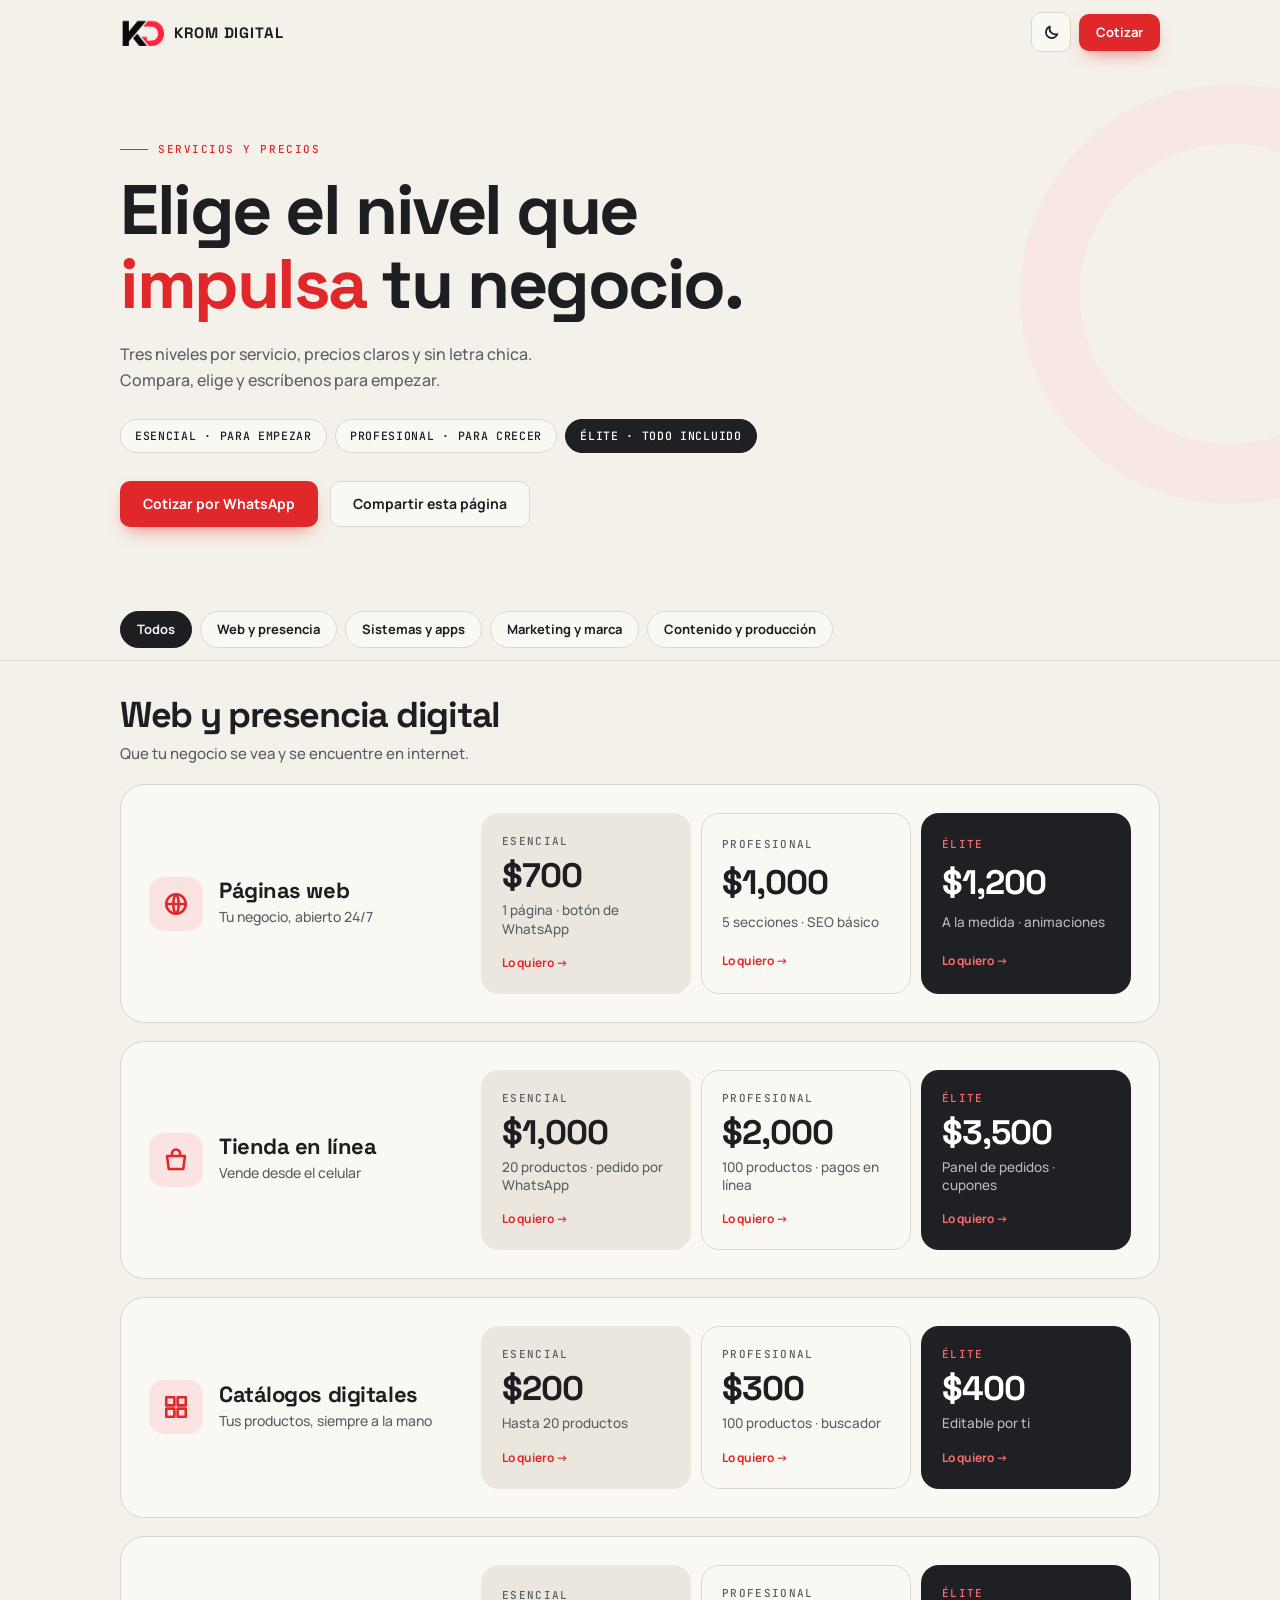
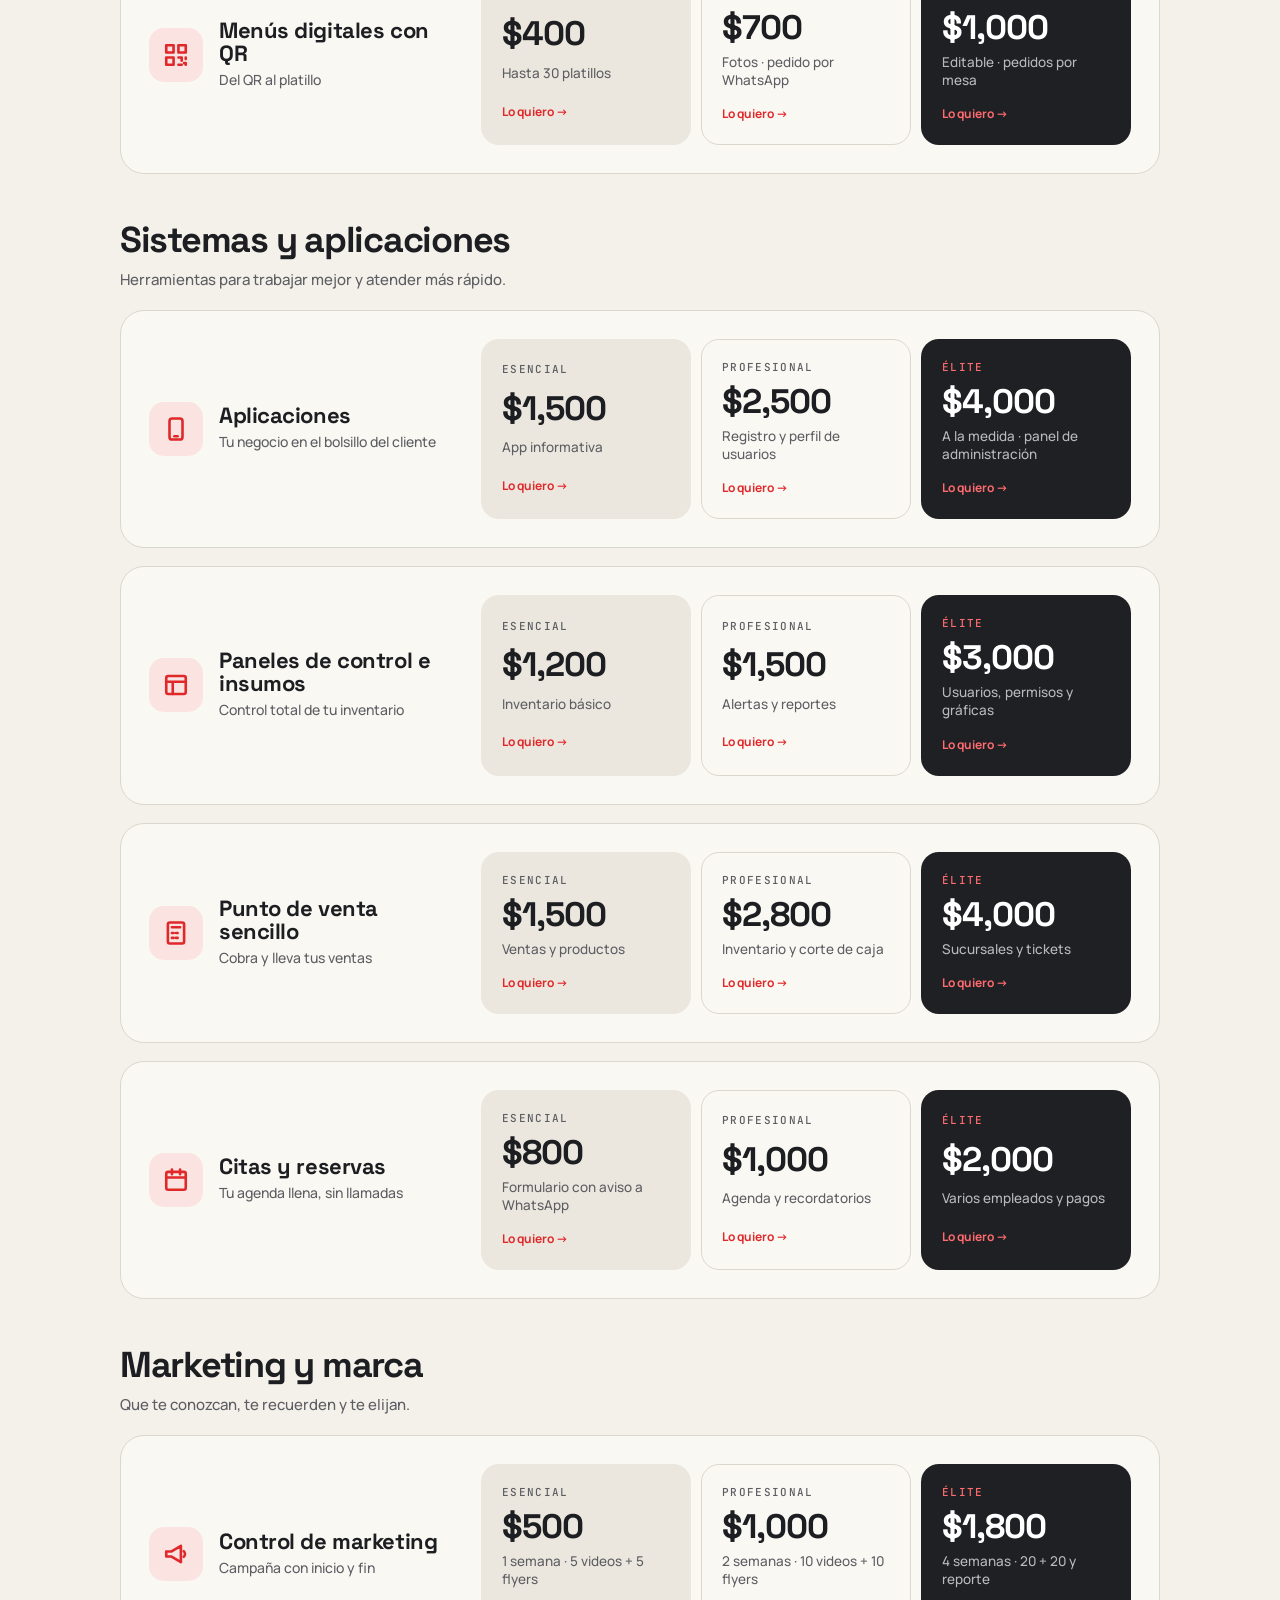
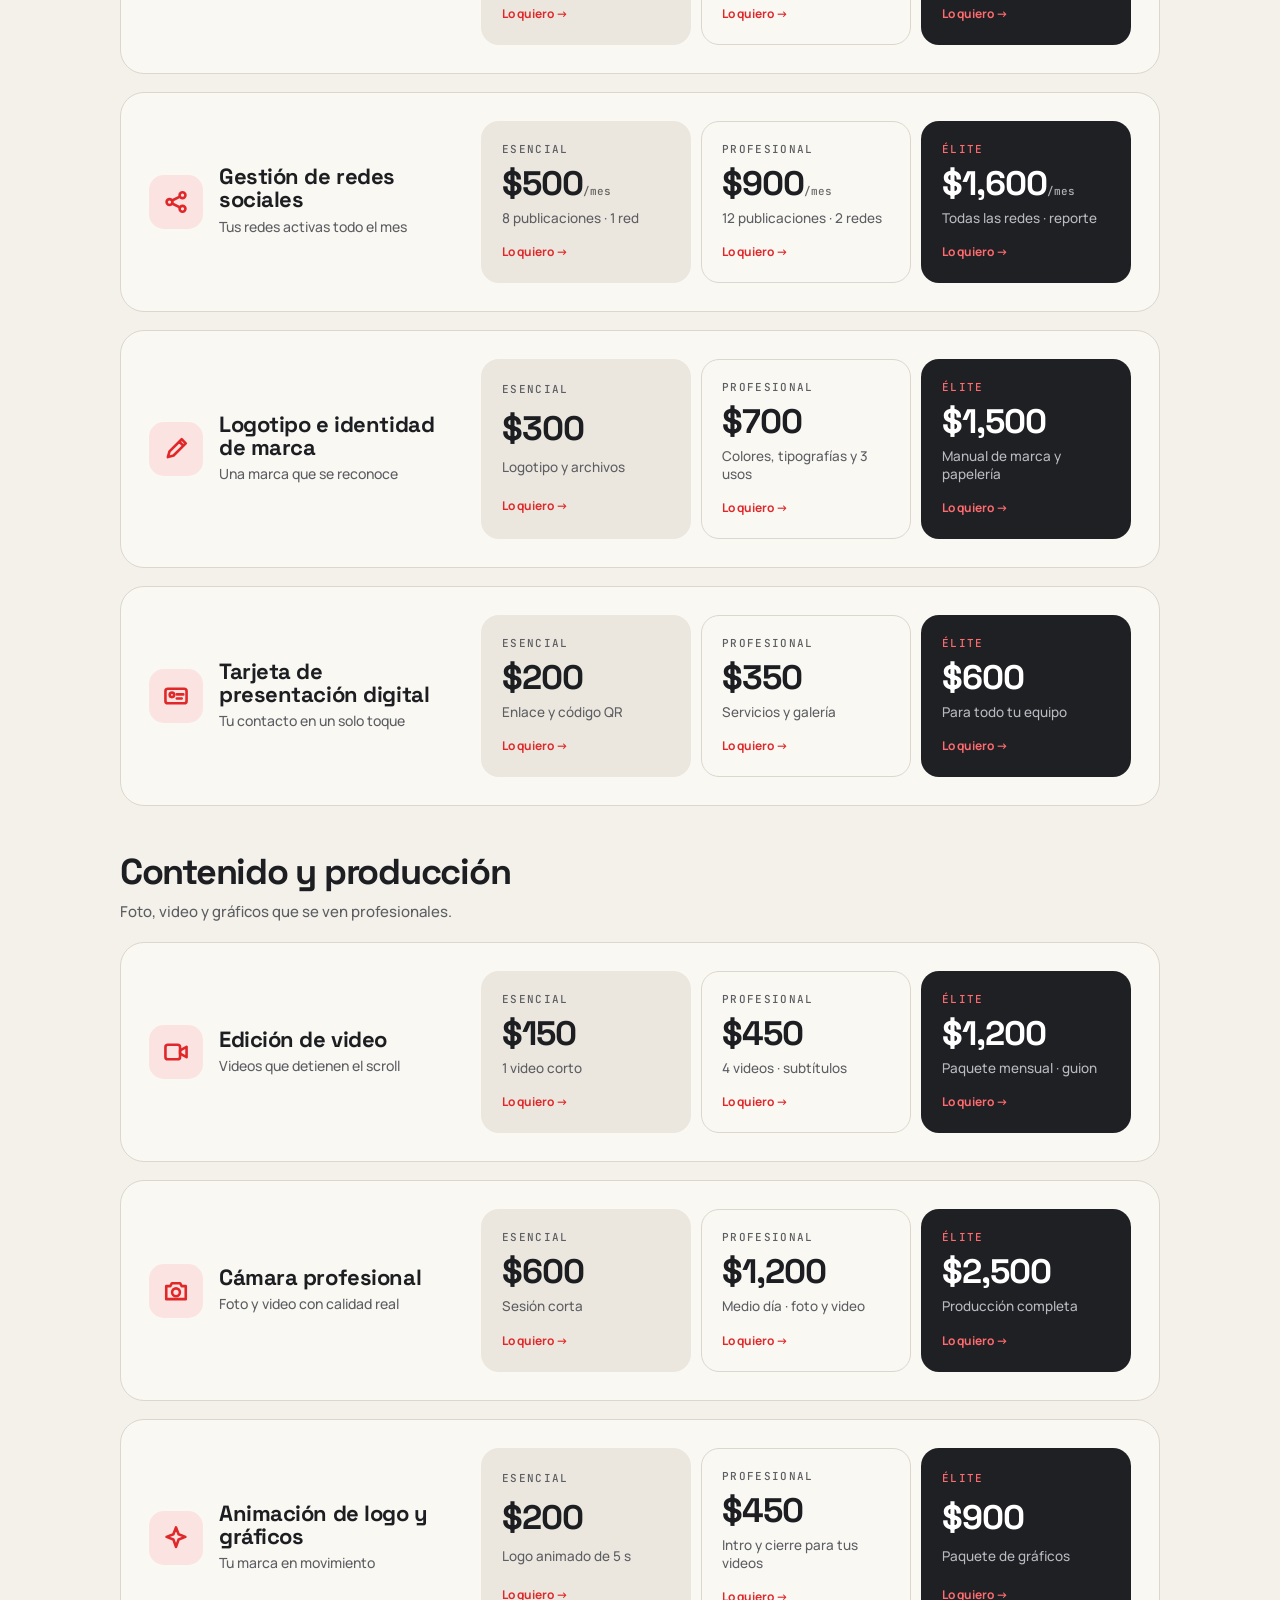
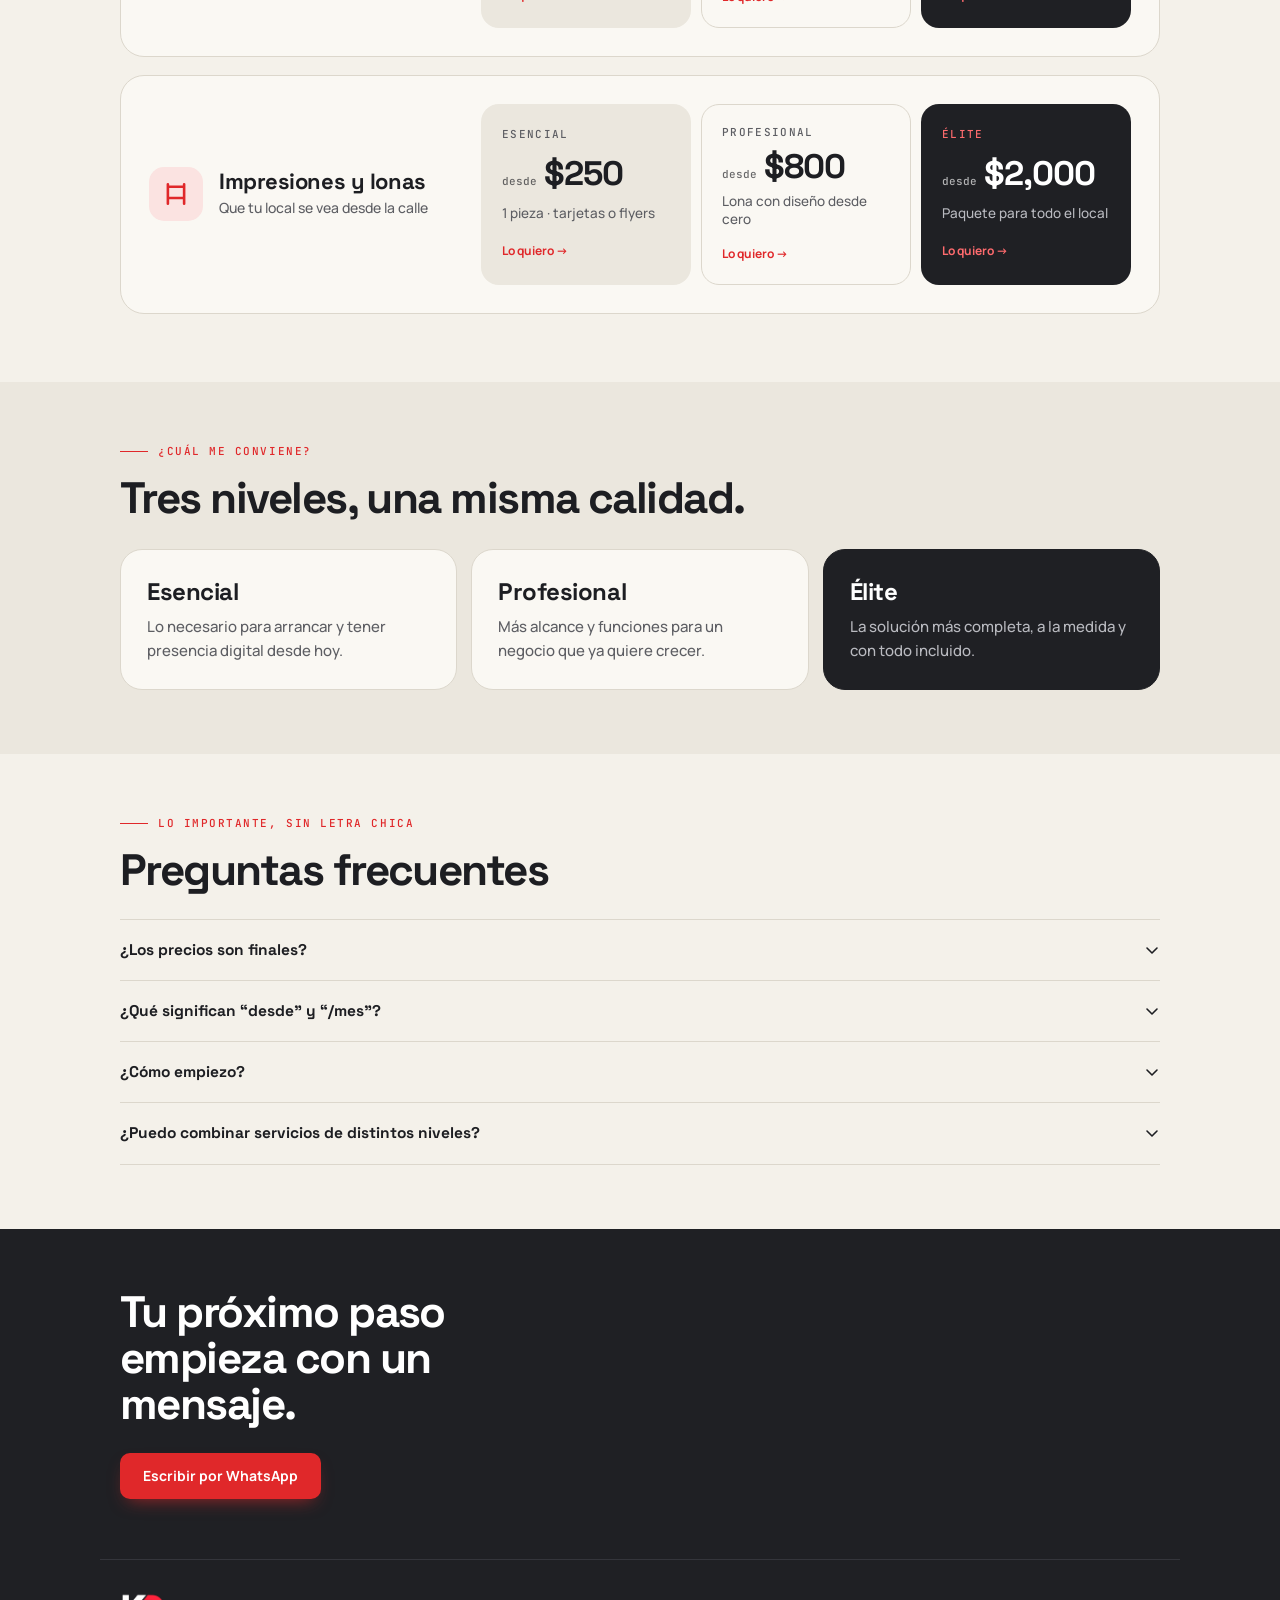
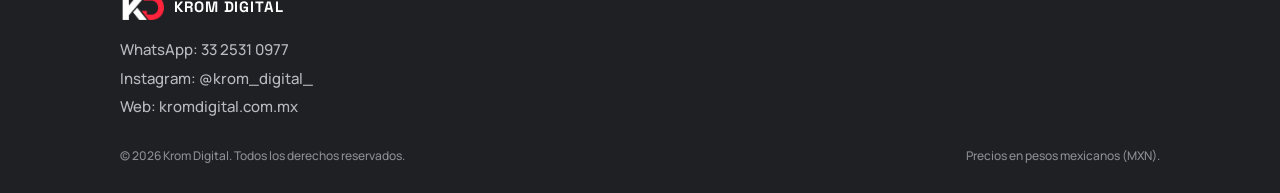
<file: precios/index.html>
<!DOCTYPE html>
<html lang="es" data-theme="light">
<head>
<meta charset="utf-8">
<meta name="viewport" content="width=device-width, initial-scale=1, viewport-fit=cover">
<title>Servicios y precios · Krom Digital</title>
<meta name="description" content="Servicios y precios de Krom Digital: páginas web, tiendas en línea, apps, marketing, video y más. Tres niveles por servicio: Esencial, Profesional y Élite.">
<meta name="theme-color" content="#f4f1ea">
<link rel="canonical" href="https://kromdigital.com.mx/precios/">

<!-- Vista previa al compartir (WhatsApp, Facebook, etc.). Cambia la dirección si publicas en otra ruta -->
<meta property="og:type" content="website">
<meta property="og:site_name" content="Krom Digital">
<meta property="og:locale" content="es_MX">
<meta property="og:title" content="Servicios y precios · Krom Digital">
<meta property="og:description" content="Compara los tres niveles de cada servicio: Esencial, Profesional y Élite. Precios claros en pesos mexicanos.">
<meta property="og:url" content="https://kromdigital.com.mx/precios/">
<meta property="og:image" content="https://kromdigital.com.mx/precios/og-precios.png">
<meta property="og:image:width" content="1200">
<meta property="og:image:height" content="630">
<meta name="twitter:card" content="summary_large_image">
<meta name="twitter:image" content="https://kromdigital.com.mx/precios/og-precios.png">

<link rel="icon" href="/favicon.ico" sizes="any">
<link rel="icon" href="/favicon.png" type="image/png">
<link rel="apple-touch-icon" href="/apple-touch-icon.png">
<link rel="preconnect" href="https://fonts.googleapis.com">
<link rel="preconnect" href="https://fonts.gstatic.com" crossorigin>
<link href="https://fonts.googleapis.com/css2?family=Space+Grotesk:wght@500;700&family=Manrope:wght@400;500;700&family=JetBrains+Mono:wght@500&display=swap" rel="stylesheet">
<link rel="stylesheet" href="styles.css">
<script>try{document.documentElement.dataset.theme=localStorage.getItem('krom-theme')||'light'}catch(e){}</script>
</head>
<body>

<header class="top">
  <div class="wrap">
    <a class="brand" href="#inicio" aria-label="Krom Digital">
      <img class="lg lg-l" src="logo-claro.png" alt="" width="44" height="28">
      <img class="lg lg-d" src="logo-oscuro.png" alt="" width="44" height="28">
      <span>KROM DIGITAL</span>
    </a>
    <div class="tools">
      <button class="icon-btn" id="theme" type="button" aria-label="Cambiar entre modo claro y oscuro">
        <svg class="moon" viewBox="0 0 16 16"><path d="M13.5 9.5A5.5 5.5 0 0 1 6.5 2.5a5.5 5.5 0 1 0 7 7z"/></svg>
        <svg class="sun" viewBox="0 0 16 16"><circle cx="8" cy="8" r="3"/><path d="M8 1.5v1.5M8 13v1.5M1.5 8H3M13 8h1.5M3.4 3.4l1 1M11.6 11.6l1 1M3.4 12.6l1-1M11.6 4.4l1-1"/></svg>
      </button>
      <a class="btn btn-red btn-sm" data-wa="Hola Krom Digital, quiero cotizar un servicio." href="#" target="_blank" rel="noopener">Cotizar</a>
    </div>
  </div>
</header>

<main id="inicio">
  <section class="hero">
    <div class="wrap">
      <p class="eyebrow">Servicios y precios</p>
      <h1>Elige el nivel que <em>impulsa</em> tu negocio.</h1>
      <p class="lead">Tres niveles por servicio, precios claros y sin letra chica. Compara, elige y escríbenos para empezar.</p>
      <div class="legend">
        <span class="lv a">Esencial · para empezar</span>
        <span class="lv b">Profesional · para crecer</span>
        <span class="lv c">Élite · todo incluido</span>
      </div>
      <div class="cta-row">
        <a class="btn btn-red" data-wa="Hola Krom Digital, quiero cotizar un servicio." href="#" target="_blank" rel="noopener">Cotizar por WhatsApp</a>
        <button class="btn btn-line" id="share" type="button">Compartir esta página</button>
      </div>
    </div>
  </section>

  <nav class="tabs-bar" aria-label="Categorías de servicios">
    <div class="wrap"><div class="tabs" id="tabs" role="tablist"></div></div>
  </nav>

  <section class="catalog"><div class="wrap" id="catalog"></div></section>

  <section class="levels">
    <div class="wrap">
      <p class="eyebrow">¿Cuál me conviene?</p>
      <h2>Tres niveles, una misma calidad.</h2>
      <div class="lv-grid">
        <article class="lv-card"><b>Esencial</b><p>Lo necesario para arrancar y tener presencia digital desde hoy.</p></article>
        <article class="lv-card"><b>Profesional</b><p>Más alcance y funciones para un negocio que ya quiere crecer.</p></article>
        <article class="lv-card dark"><b>Élite</b><p>La solución más completa, a la medida y con todo incluido.</p></article>
      </div>
    </div>
  </section>

  <section class="faq">
    <div class="wrap">
      <p class="eyebrow">Lo importante, sin letra chica</p>
      <h2>Preguntas frecuentes</h2>
      <div class="faq-list">
        <details><summary>¿Los precios son finales?<svg viewBox="0 0 16 16"><path d="M3 6l5 5 5-5"/></svg></summary><p>Son precios base en pesos mexicanos (MXN). Pueden variar según las necesidades de cada proyecto. Escríbenos y te damos una cotización exacta.</p></details>
        <details><summary>¿Qué significan “desde” y “/mes”?<svg viewBox="0 0 16 16"><path d="M3 6l5 5 5-5"/></svg></summary><p>“Desde” indica el precio mínimo, porque depende de medidas o materiales. “/mes” indica un servicio que se paga cada mes. Los demás son un pago único.</p></details>
        <details><summary>¿Cómo empiezo?<svg viewBox="0 0 16 16"><path d="M3 6l5 5 5-5"/></svg></summary><p>Elige un servicio y toca el nivel que te interesa: verás un resumen y, si lo confirmas, se abre WhatsApp con el mensaje ya listo para enviarnos.</p></details>
        <details><summary>¿Puedo combinar servicios de distintos niveles?<svg viewBox="0 0 16 16"><path d="M3 6l5 5 5-5"/></svg></summary><p>Sí. Puedes elegir el nivel que mejor te convenga en cada servicio.</p></details>
      </div>
    </div>
  </section>

  <section class="cta-final">
    <div class="wrap">
      <h2>Tu próximo paso empieza con un mensaje.</h2>
      <a class="btn btn-red" data-wa="Hola Krom Digital, quiero cotizar un servicio." href="#" target="_blank" rel="noopener">Escribir por WhatsApp</a>
    </div>
  </section>
</main>

<footer class="foot">
  <div class="wrap">
    <a class="brand" href="#inicio"><img class="lg" src="logo-oscuro.png" alt="" width="44" height="28"><span>KROM DIGITAL</span></a>
    <p class="contact" id="contact"></p>
    <div class="foot-bottom">
      <p>© 2026 Krom Digital. Todos los derechos reservados.</p>
      <p>Precios en pesos mexicanos (MXN).</p>
    </div>
  </div>
</footer>

<dialog class="modal" id="confirm" aria-labelledby="c-title">
  <div class="m-box">
    <p class="m-eyebrow" id="c-level"></p>
    <h3 id="c-title"></h3>
    <p class="m-price" id="c-price"></p>
    <p class="m-inc" id="c-inc"></p>
    <p class="m-note">Se abrirá WhatsApp con un mensaje listo para enviar a Krom Digital. No se envía nada hasta que tú lo confirmes.</p>
    <div class="m-actions">
      <a class="btn btn-red" id="c-go" href="#" target="_blank" rel="noopener">Continuar a WhatsApp</a>
      <button class="btn btn-line" id="c-cancel" type="button">Cancelar</button>
    </div>
  </div>
</dialog>

<div class="toast" id="toast" role="status" aria-live="polite"></div>
<script src="script.js"></script>
</body>
</html>
</file>
<file: precios/styles.css>
/* ============ KROM DIGITAL · Página de precios ============ */
:root{
  --bg:#f4f1ea;--bg2:#ebe7de;--card:#faf8f3;--ink:#1d1e22;--mut:#5d5e63;--line:#dcd7cc;
  --red:#e0282a;--soft:#fbe3e1;--dark:#1f2024;
  --sg:"Space Grotesk",system-ui,sans-serif;--mp:"Manrope",system-ui,sans-serif;--mn:"JetBrains Mono",ui-monospace,monospace;
}
[data-theme="dark"]{--bg:#141518;--bg2:#1a1b1f;--card:#202126;--ink:#f3f1ec;--mut:#a6a7ad;--line:#34353b;--soft:#3a2223;--dark:#2a2b30}
*,*::before,*::after{box-sizing:border-box}
html{scroll-behavior:smooth;scroll-padding-top:130px}
body{margin:0;background:var(--bg);color:var(--ink);font:500 15px/1.6 var(--mp);-webkit-font-smoothing:antialiased;padding-bottom:env(safe-area-inset-bottom,0)}
h1,h2,h3{font-family:var(--sg);margin:0;letter-spacing:-.035em;line-height:1.05}
p{margin:0}a{color:inherit;text-decoration:none}
em{font-style:normal;color:var(--red)}
svg{fill:none;stroke:currentColor;stroke-width:1.6;stroke-linecap:round;stroke-linejoin:round}
:focus-visible{outline:2px solid var(--red);outline-offset:3px;border-radius:8px}
.wrap{max-width:1080px;margin:0 auto;padding:0 20px}
.eyebrow{display:flex;align-items:center;gap:10px;font:500 11px/1 var(--mn);letter-spacing:.14em;text-transform:uppercase;color:var(--red);margin-bottom:18px}
.eyebrow::before{content:"";width:28px;height:1px;background:var(--red)}
h2{font-size:clamp(28px,6vw,44px)}

/* botones */
.btn{display:inline-flex;align-items:center;justify-content:center;gap:8px;font:700 14px/1 var(--mp);padding:15px 22px;border-radius:10px;border:1px solid transparent;cursor:pointer;transition:transform .15s,background .2s,box-shadow .2s}
.btn:active{transform:scale(.97)}
.btn-red{background:var(--red);color:#fff;box-shadow:0 8px 18px -8px rgba(224,40,42,.7)}.btn-red:hover{background:#c91f21}
.btn-line{background:var(--card);border-color:var(--line);color:var(--ink)}.btn-line:hover{border-color:var(--ink)}
.btn-sm{padding:11px 16px;font-size:13px}
.icon-btn{width:40px;height:40px;border-radius:10px;border:1px solid var(--line);background:var(--card);color:var(--ink);display:grid;place-items:center;cursor:pointer;padding:0}
.icon-btn svg{width:17px;height:17px}.sun{display:none}
[data-theme="dark"] .sun{display:block}[data-theme="dark"] .moon{display:none}

/* header */
.top{position:sticky;top:0;z-index:30;background:color-mix(in srgb,var(--bg) 88%,transparent);backdrop-filter:blur(10px);-webkit-backdrop-filter:blur(10px);padding-top:env(safe-area-inset-top,0)}
.top .wrap{display:flex;align-items:center;justify-content:space-between;height:64px}
.brand{display:flex;align-items:center;gap:10px;font:700 15px/1 var(--sg);letter-spacing:.06em}
.lg{width:44px;height:28px;object-fit:contain}.lg-d{display:none}
[data-theme="dark"] .lg-l{display:none}[data-theme="dark"] .lg-d{display:block}
.tools{display:flex;align-items:center;gap:8px}

/* hero */
.hero{position:relative;overflow:hidden;padding:48px 0 40px}
.hero::before{content:"";position:absolute;right:-160px;top:20px;width:420px;height:420px;border-radius:50%;border:60px solid var(--soft);opacity:.6;pointer-events:none}
.hero .wrap{position:relative}
.hero h1{font-size:clamp(40px,10vw,70px);font-weight:700;max-width:14ch}
.lead{margin-top:22px;color:var(--mut);font-size:16px;max-width:48ch}
.legend{display:flex;flex-wrap:wrap;gap:8px;margin-top:26px}
.lv{font:500 11.5px/1 var(--mn);letter-spacing:.06em;text-transform:uppercase;padding:10px 14px;border-radius:99px;border:1px solid var(--line);background:var(--card)}
.lv.c{background:var(--dark);color:#fff;border-color:var(--dark)}
.cta-row{display:flex;flex-wrap:wrap;gap:12px;margin-top:28px}

/* pestañas */
.tabs-bar{position:sticky;top:64px;z-index:25;background:color-mix(in srgb,var(--bg) 92%,transparent);backdrop-filter:blur(10px);-webkit-backdrop-filter:blur(10px);border-bottom:1px solid var(--line);margin-top:8px}
.tabs{display:flex;gap:8px;overflow-x:auto;padding:12px 0;scrollbar-width:none}.tabs::-webkit-scrollbar{display:none}
.tab{flex:none;font:700 13px/1 var(--mp);padding:11px 16px;border-radius:99px;border:1px solid var(--line);background:var(--card);color:var(--ink);cursor:pointer;transition:background .2s,color .2s}
.tab[aria-selected="true"]{background:var(--ink);color:var(--bg);border-color:var(--ink)}

/* catálogo */
.catalog{padding:36px 0 20px}
.cat{margin-bottom:48px}
.cat-head{margin-bottom:6px}
.cat-head h2{font-size:clamp(26px,5vw,36px)}
.cat-head p{color:var(--mut);margin-top:8px}
.svc{background:var(--card);border:1px solid var(--line);border-radius:24px;padding:22px;margin-top:18px;opacity:0;transform:translateY(18px);transition:opacity .6s,transform .6s}
.svc.in{opacity:1;transform:none}
.sh{display:flex;align-items:center;gap:16px}
.ico{width:54px;height:54px;flex:none;border-radius:15px;background:var(--soft);color:var(--red);display:grid;place-items:center}.ico svg{width:26px;height:26px}
.sh h3{font-size:22px;letter-spacing:-.02em}.sh p{color:var(--mut);font-size:14px;margin-top:4px}
.tiers{display:grid;gap:10px;margin-top:18px}
.tier{font:inherit;color:inherit;text-align:left;cursor:pointer;width:100%;appearance:none;-webkit-appearance:none;position:relative;display:grid;grid-template-columns:1fr auto;gap:2px 14px;align-items:center;padding:16px 18px;border-radius:18px;background:var(--bg2);border:1px solid transparent;transition:transform .25s,border-color .25s,box-shadow .25s}
.tier:hover{transform:translateY(-3px);border-color:var(--red);box-shadow:0 14px 30px -18px rgba(224,40,42,.6)}
.t-profesional{background:var(--card);border-color:var(--line)}
.t-elite{background:var(--dark);color:#fff}
.tl{font:500 11px/1 var(--mn);letter-spacing:.12em;text-transform:uppercase;color:var(--mut)}.t-elite .tl{color:#ff6b6e}
.tier strong{font:700 28px/1 var(--sg);letter-spacing:-.03em;grid-row:1/3;grid-column:2;text-align:right;white-space:nowrap}
.tier strong small{font:500 11px var(--mn);letter-spacing:0;opacity:.65}
.td{font-size:13.5px;color:var(--mut);line-height:1.35}.t-elite .td{color:#b9bac0}
.go{display:none;font:700 12px var(--mp);color:var(--red);margin-top:10px}.t-elite .go{color:#ff6b6e}

/* ventana de confirmación */
.modal{border:0;padding:0;margin:auto;width:min(92vw,440px);border-radius:26px;background:var(--card);color:var(--ink);box-shadow:0 30px 80px -20px rgba(0,0,0,.55)}
.modal::backdrop{background:rgba(12,12,15,.62);backdrop-filter:blur(4px);-webkit-backdrop-filter:blur(4px)}
.modal[open]{animation:pop .28s cubic-bezier(.22,1,.36,1)}
.modal[open]::backdrop{animation:fadein .25s}
@keyframes pop{from{opacity:0;transform:translateY(16px) scale(.97)}}
@keyframes fadein{from{opacity:0}}
body:has(dialog[open]){overflow:hidden}
.m-box{padding:28px 26px 24px}
.m-eyebrow{font:500 11px/1 var(--mn);letter-spacing:.14em;text-transform:uppercase;color:var(--red);margin-bottom:12px}
.m-box h3{font-size:26px;letter-spacing:-.03em}
.m-price{font:700 44px/1 var(--sg);letter-spacing:-.04em;margin:16px 0 8px}
.m-price small{font:500 13px var(--mn);letter-spacing:0;opacity:.6}
.m-inc{color:var(--mut)}
.m-note{margin-top:18px;padding-top:16px;border-top:1px solid var(--line);font-size:13px;color:var(--mut)}
.m-actions{display:grid;gap:10px;margin-top:20px}

/* niveles, faq, cta, footer */
.levels,.faq{padding:64px 0}.levels{background:var(--bg2)}
.lv-grid{display:grid;gap:14px;margin-top:28px}
.lv-card{background:var(--card);border:1px solid var(--line);border-radius:22px;padding:26px}
.lv-card b{display:block;font:700 24px var(--sg);letter-spacing:-.02em;margin-bottom:8px}.lv-card p{color:var(--mut)}
.lv-card.dark{background:var(--dark);color:#fff;border-color:var(--dark)}.lv-card.dark p{color:#b9bac0}
.faq-list{margin-top:26px;border-top:1px solid var(--line)}
.faq-list details{border-bottom:1px solid var(--line)}
.faq-list summary{list-style:none;cursor:pointer;display:flex;justify-content:space-between;align-items:center;gap:16px;padding:20px 0;font:700 15.5px/1.3 var(--sg)}
.faq-list summary::-webkit-details-marker{display:none}
.faq-list summary svg{width:16px;height:16px;flex:none;transition:transform .25s}
.faq-list details[open] summary svg{transform:rotate(180deg)}
.faq-list p{padding:0 0 20px;color:var(--mut);max-width:62ch}
.cta-final{background:var(--dark);color:#fff;padding:60px 0}
.cta-final h2{max-width:16ch;margin-bottom:26px}
.foot{background:var(--dark);color:#fff;padding:0 0 28px}
.foot .wrap{border-top:1px solid #34353b;padding-top:32px}
.foot .lg-d{display:block}.contact{margin-top:16px;color:#b9bac0;line-height:1.9}.contact a:hover{color:#ff8a8c}
.foot-bottom{display:flex;flex-wrap:wrap;justify-content:space-between;gap:6px 20px;margin-top:24px;color:#8d8e95;font-size:12px}
.toast{position:fixed;left:50%;bottom:calc(24px + env(safe-area-inset-bottom,0px));transform:translate(-50%,20px);background:var(--ink);color:var(--bg);font:700 13px var(--mp);padding:12px 18px;border-radius:99px;opacity:0;pointer-events:none;transition:.3s;z-index:50}
.toast.show{opacity:1;transform:translate(-50%,0)}

/* pantallas medianas y grandes */
@media (min-width:700px){
  .tiers{grid-template-columns:repeat(3,1fr)}
  .tier{grid-template-columns:1fr;gap:6px;padding:22px 20px}
  .tier strong{grid-row:auto;grid-column:auto;text-align:left;font-size:34px;margin:6px 0 2px}
  .go{display:block}
  .lv-grid{grid-template-columns:repeat(3,1fr)}
  .svc{padding:28px}
}
@media (min-width:980px){
  .hero{padding:80px 0 64px}
  .svc{display:grid;grid-template-columns:300px 1fr;gap:32px;align-items:center}
  .tiers{margin-top:0}
}
@media (prefers-reduced-motion:reduce){*{transition:none!important;animation:none!important;scroll-behavior:auto}.svc{opacity:1;transform:none}}
</file>
